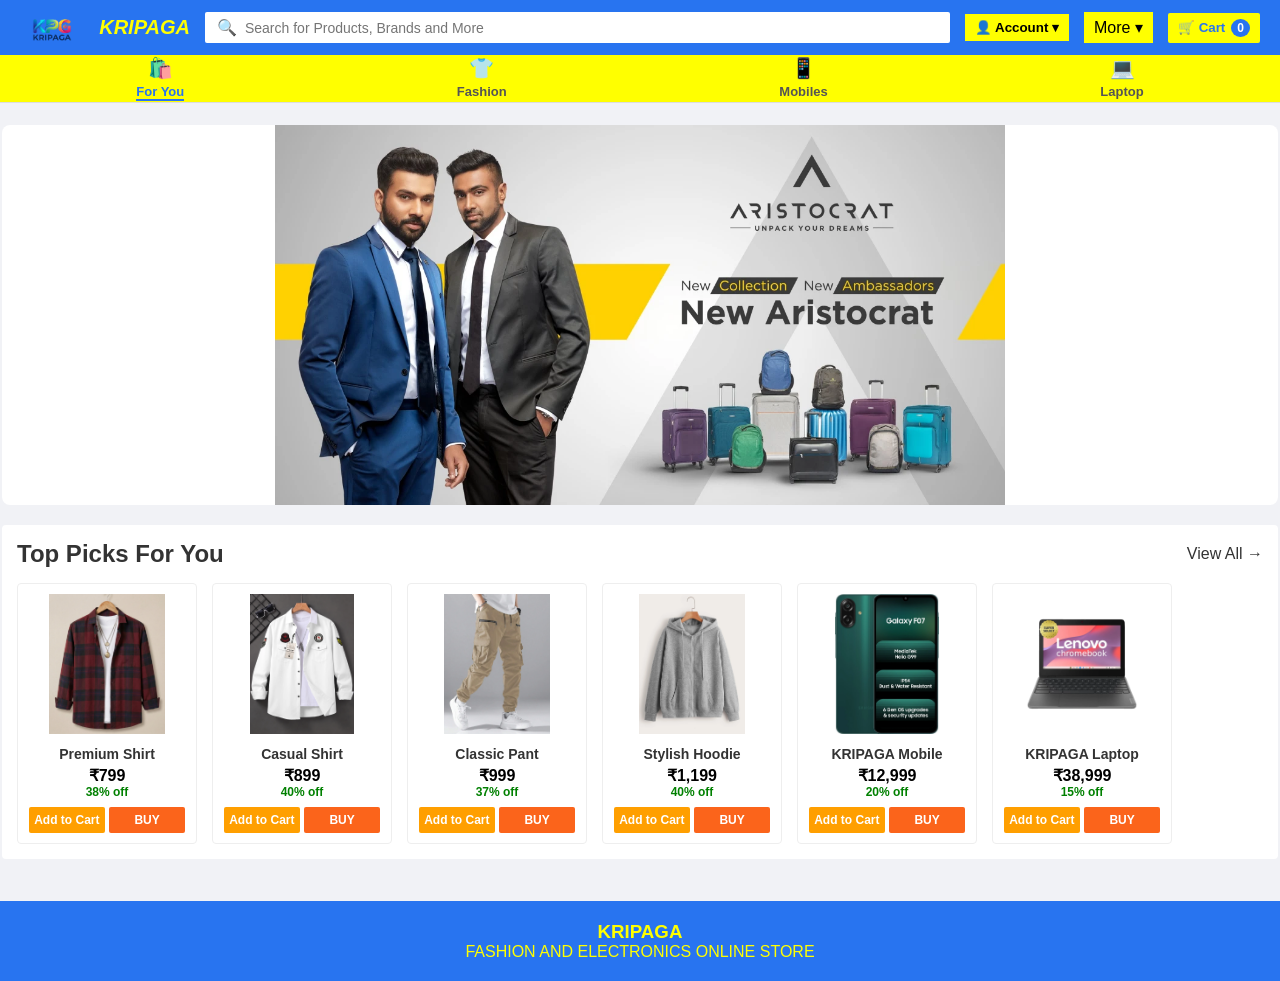
<file: index.html>
<!DOCTYPE html>
<html lang="en">

<head>
    <meta charset="UTF-8">

    <meta name="viewport"
          content="width=device-width, initial-scale=1.0">

    <title>KRIPAGA - Online Shopping</title>

    <link rel="stylesheet" href="style.css">
     <link rel="icon" type="image/png" href="klklk.jpeg.png">
</head>

<body>

<!--HEADER-->

<header class="header">

    <img src="logs.jpeg.png" alt="">

    <div class="logo" style="color: yellow;">
        KRIPAGA
    </div>

    <div class="search-box">

        <span>🔍</span>

        <input type="text"
               id="searchInput"
               placeholder="Search for Products, Brands and More">

    </div>

    <button class="account" onclick="window.location.href='profile.html'">
    👤 Account ▾
</button>

<div class="more">
    <button onclick="showMore()">More ▾</button>

    <div id="moreMenu" class="more-menu">
        <p>🏪 Become a Seller</p>
        <p>🔔 Notification Settings</p>
        <p>🎧 24x7 Customer Care</p>
        <p>📢 Advertise on KRIPAGA</p>
    </div>
</div>

    <button class="cart" style="background-color: yellow;" onclick="openCart()">
        🛒 Cart
        <span id="cartCount" style="background-color: #2874f0;">0</span>
    </button>

</header>


<!-- CATEGORY -->

<nav class="category-bar" style="background-color: yellow;">

    <button class="category active"
            onclick="showPage('forYou', this)">

        <span class="category-icon">🛍️</span>
        <span>For You</span>

    </button>


    <button class="category"
            onclick="showPage('fashion', this)">

        <span class="category-icon">👕</span>
        <span>Fashion</span>

    </button>


    <button class="category"
            onclick="showPage('mobiles', this)">

        <span class="category-icon">📱</span>
        <span>Mobiles</span>

    </button>


    <button class="category"
            onclick="showPage('laptops', this)">

        <span class="category-icon">💻</span>
        <span>Laptop</span>

    </button>

</nav>


<!-- MAIN -->

<main>


<!-- FOR YOU -->

<section id="forYou" class="page active-page">

    <!-- SLIDER -->

    <div class="slider">

        <div class="slide active-slide">


            <div class="slide-image">

                <img src="rohit.jpeg" alt="" >

            </div>

        </div>


        <div class="slide" ">

            

            <div class="slide-image">

                <img src="k.jpeg" alt="" >

            </div>

        </div>


        <div class="slide">

            

            <div class="slide-image">

                <img src="doni.jpeg" alt="" >

            </div>

        </div>


        <div class="dots">

            <span class="dot active-dot"></span>
            <span class="dot"></span>
            <span class="dot"></span>

        </div>

    </div>


    <!-- TOP PRODUCTS -->

    <section class="product-section">

        <div class="section-heading">

            <h2>
                Top Picks For You
            </h2>

            <span>
                View All →
            </span>

        </div>


        <div class="product-row">


            <div class="product-card">

                <img src="shirt1.jpeg" alt="Shirt">

                <h3>
                    Premium Shirt
                </h3>

                <p class="price">
                    ₹799
                    
                </p>

                <p class="discount">
                    38% off
                </p>

                <button onclick="addToCart(this)">
                    Add to Cart
                </button>

                <button onclick="buyProduct(this)">
                    BUY
                </button>

            </div>


            <div class="product-card">

                <img src="shirt2.jpeg" alt="Shirt">

                <h3>
                    Casual Shirt
                </h3>

                <p class="price">
                    ₹899
                    
                </p>

                <p class="discount">
                    40% off
                </p>

                <button onclick="addToCart(this)">
                    Add to Cart
                </button>

                <button onclick="buyProduct(this)">
                    BUY
                </button>

            </div>


            <div class="product-card">

                <img src="pant1.jpeg" alt="Pant">

                <h3>
                    Classic Pant
                </h3>

                <p class="price">
                    ₹999
                    
                </p>

                <p class="discount">
                    37% off
                </p>

                <button onclick="addToCart(this)">
                    Add to Cart
                </button>

                <button onclick="buyProduct(this)">
                    BUY
                </button>

            </div>


            <div class="product-card">

                <img src="hoodie1.webp" alt="Hoodie">

                <h3>
                    Stylish Hoodie
                </h3>

                <p class="price">
                    ₹1,199
                    
                </p>

                <p class="discount">
                    40% off
                </p>

                <button onclick="addToCart(this)">
                    Add to Cart
                </button>

                <button onclick="buyProduct(this)">
                    BUY
                </button>

            </div>


            <div class="product-card">

                <img src="phone1.jpeg" alt="Mobile">

                <h3>
                    KRIPAGA Mobile
                </h3>

                <p class="price">
                    ₹12,999
                </p>

                <p class="discount">
                    20% off
                </p>

                <button onclick="addToCart(this)">
                    Add to Cart
                </button>

                <button onclick="buyProduct(this)">
                    BUY
                </button>

            </div>


            <div class="product-card">

                <img src="lappy1.jpeg" alt="Laptop">

                <h3>
                    KRIPAGA Laptop
                </h3>

                <p class="price">
                    ₹38,999
                </p>

                <p class="discount">
                    15% off
                </p>

                <button onclick="addToCart(this)">
                    Add to Cart
                </button>

                <button onclick="buyProduct(this)">
                    BUY
                </button>

            </div>


        </div>

    </section>

</section>


<!-- FASHION -->

<section id="fashion" class="page">

    <div class="page-title">

        <h1>Fashion</h1>

        <p>Choose your style</p>

    </div>


    <!-- SHIRTS -->

    <section class="fashion-section">

        <div class="fashion-heading">

            <h2>Shirts</h2>

            <span>View All →</span>

        </div>


        <div class="product-row">


            <div class="product-card">

                <img src="shirt1.jpeg">

                <h3>Shirt 1</h3>

                <p class="price">
                    ₹799 
                </p>

                <p class="discount">38% off</p>

                <button onclick="addToCart(this)">
                    Add to Cart
                </button>

                <button onclick="buyProduct(this)">
                    BUY
                </button>

            </div>


            <div class="product-card">

                <img src="shirt2.jpeg">

                <h3>Shirt 2</h3>

                <p class="price">
                    ₹849 
                </p>

                <p class="discount">39% off</p>

                <button onclick="addToCart(this)">
                    Add to Cart
                </button>

                <button onclick="buyProduct(this)">
                    BUY
                </button>

            </div>


            <div class="product-card">

                <img src="shirt3.jpeg">

                <h3>Shirt 3</h3>

                <p class="price">
                    ₹899 
                </p>

                <p class="discount">40% off</p>

                <button onclick="addToCart(this)">
                    Add to Cart
                </button>

                <button onclick="buyProduct(this)">
                    BUY
                </button>

            </div>


            <div class="product-card">

                <img src="shirt4.jpeg">

                <h3>Shirt 4</h3>

                <p class="price">
                    ₹949 
                </p>

                <p class="discount">41% off</p>

                <button onclick="addToCart(this)">
                    Add to Cart
                </button>

                <button onclick="buyProduct(this)">
                    BUY
                </button>

            </div>


            <div class="product-card">

                <img src="shirt5.jpeg">

                <h3>Shirt 5</h3>

                <p class="price">
                    ₹999 
                </p>

                <p class="discount">41% off</p>

                <button onclick="addToCart(this)">
                    Add to Cart
                </button>

                <button onclick="buyProduct(this)">
                    BUY
                </button>

            </div>


            <div class="product-card">

                <img src="shirt6.jpeg">

                <h3>Shirt 6</h3>

                <p class="price">
                    ₹1,049 
                </p>

                <p class="discount">42% off</p>

                <button onclick="addToCart(this)">
                    Add to Cart
                </button>

                <button onclick="buyProduct(this)">
                    BUY
                </button>

            </div>

        </div>

    </section>


    <!-- PANTS -->

    <section class="fashion-section">

        <div class="fashion-heading">

            <h2>Pants</h2>

            <span>View All →</span>

        </div>


        <div class="product-row">


            <div class="product-card">
                <img src="pant1.jpeg">
                <h3>Pant 1</h3>
                <p class="price">₹999</p>
                <p class="discount">37% off</p>
                <button onclick="addToCart(this)">Add to Cart</button>
                <button onclick="buyProduct(this)">BUY</button>
            </div>


            <div class="product-card">
                <img src="pant2.jpeg">
                <h3>Pant 2</h3>
                <p class="price">₹1,099 </p>
                <p class="discount">35% off</p>
                <button onclick="addToCart(this)">Add to Cart</button>
                <button onclick="buyProduct(this)">BUY</button>
            </div>


            <div class="product-card">
                <img src="pant3.jpeg">
                <h3>Pant 3</h3>
                <p class="price">₹1,199 </p>
                <p class="discount">33% off</p>
                <button onclick="addToCart(this)">Add to Cart</button>
                <button onclick="buyProduct(this)">BUY</button>
            </div>


            <div class="product-card">
                <img src="pant4.jpeg">
                <h3>Pant 4</h3>
                <p class="price">₹1,249 </p>
                <p class="discount">34% off</p>
                <button onclick="addToCart(this)">Add to Cart</button>
                <button onclick="buyProduct(this)">BUY</button>
            </div>


            <div class="product-card">
                <img src="pant5.jpeg">
                <h3>Pant 5</h3>
                <p class="price">₹1,299 </p>
                <p class="discount">35% off</p>
                <button onclick="addToCart(this)">Add to Cart</button>
                <button onclick="buyProduct(this)">BUY</button>
            </div>


            <div class="product-card">
                <img src="pant6.jpeg">
                <h3>Pant 6</h3>
                <p class="price">₹1,399 </p>
                <p class="discount">33% off</p>
                <button onclick="addToCart(this)">Add to Cart</button>
                <button onclick="buyProduct(this)">BUY</button>
            </div>

        </div>

    </section>


    <!-- HOODIES -->

    <section class="fashion-section">

        <div class="fashion-heading">

            <h2>Hoodies</h2>

            <span>View All →</span>

        </div>


        <div class="product-row">


            <div class="product-card">
                <img src="hoodie1.webp">
                <h3>Hoodie 1</h3>
                <p class="price">₹1,199 </p>
                <p class="discount">40% off</p>
                <button onclick="addToCart(this)">Add to Cart</button>
                <button onclick="buyProduct(this)">BUY</button>
            </div>


            <div class="product-card">
                <img src="hoodie2.webp">
                <h3>Hoodie 2</h3>
                <p class="price">₹1,299 </p>
                <p class="discount">38% off</p>
                <button onclick="addToCart(this)">Add to Cart</button>
                <button onclick="buyProduct(this)">BUY</button>
            </div>


            <div class="product-card">
                <img src="hoodie3.webp">
                <h3>Hoodie 3</h3>
                <p class="price">₹1,399 </p>
                <p class="discount">36% off</p>
                <button onclick="addToCart(this)">Add to Cart</button>
                <button onclick="buyProduct(this)">BUY</button>
            </div>


            <div class="product-card">
                <img src="hoodie4.jpeg">
                <h3>Hoodie 4</h3>
                <p class="price">₹1,499 </p>
                <p class="discount">35% off</p>
                <button onclick="addToCart(this)">Add to Cart</button>
                <button onclick="buyProduct(this)">BUY</button>
            </div>


            <div class="product-card">
                <img src="hoodie5.jpeg">
                <h3>Hoodie 5</h3>
                <p class="price">₹1,599 </p>
                <p class="discount">33% off</p>
                <button onclick="addToCart(this)">Add to Cart</button>
                <button onclick="buyProduct(this)">BUY</button>
            </div>


            <div class="product-card">
                <img src="hoodie6.jpeg">
                <h3>Hoodie 6</h3>
                <p class="price">₹1,699 </p>
                <p class="discount">32% off</p>
                <button onclick="addToCart(this)">Add to Cart</button>
                <button onclick="buyProduct(this)">BUY</button>
            </div>

        </div>

    </section>

</section>


<!-- > MOBILE PAGE -->

<section id="mobiles" class="page">

    <div class="page-title">

        <h1>Mobiles</h1>

        <p>Latest smartphones and best deals</p>

    </div>


    <div class="big-product-grid">


        <div class="product-card">
            <img src="phone1.jpeg">
            <h3>KRIPAGA Mobile 1</h3>
            <p class="price">₹12,999</p>
            <p class="discount">20% off</p>
            <button onclick="addToCart(this)">Add to Cart</button>
            <button onclick="buyProduct(this)">BUY</button>
        </div>


        <div class="product-card">
            <img src="phone2.jpeg">
            <h3>KRIPAGA Mobile 2</h3>
            <p class="price">₹14,999</p>
            <p class="discount">18% off</p>
            <button onclick="addToCart(this)">Add to Cart</button>
            <button onclick="buyProduct(this)">BUY</button>
        </div>


        <div class="product-card">
            <img src="phone3.jpeg">
            <h3>KRIPAGA Mobile 3</h3>
            <p class="price">₹16,999</p>
            <p class="discount">15% off</p>
            <button onclick="addToCart(this)">Add to Cart</button>
            <button onclick="buyProduct(this)">BUY</button>
        </div>


        <div class="product-card">
            <img src="phone4.jpeg">
            <h3>KRIPAGA Mobile 4</h3>
            <p class="price">₹18,999</p>
            <p class="discount">12% off</p>
            <button onclick="addToCart(this)">Add to Cart</button>
            <button onclick="buyProduct(this)">BUY</button>
        </div>


        <div class="product-card">
            <img src="phone5.jpeg">
            <h3>KRIPAGA Mobile 5</h3>
            <p class="price">₹19,999</p>
            <p class="discount">20% off</p>
            <button onclick="addToCart(this)">Add to Cart</button>
            <button onclick="buyProduct(this)">BUY</button>
        </div>


        <div class="product-card">
            <img src="phone6.jpeg">
            <h3>KRIPAGA Mobile 6</h3>
            <p class="price">₹21,999</p>
            <p class="discount">18% off</p>
            <button onclick="addToCart(this)">Add to Cart</button>
            <button onclick="buyProduct(this)">BUY</button>
        </div>


        <div class="product-card">
            <img src="phone7.jpeg">
            <h3>KRIPAGA Mobile 7</h3>
            <p class="price">₹23,999</p>
            <p class="discount">15% off</p>
            <button onclick="addToCart(this)">Add to Cart</button>
            <button onclick="buyProduct(this)">BUY</button>
        </div>


        <div class="product-card">
            <img src="phone8.jpeg">
            <h3>KRIPAGA Mobile 8</h3>
            <p class="price">₹25,999</p>
            <p class="discount">12% off</p>
            <button onclick="addToCart(this)">Add to Cart</button>
            <button onclick="buyProduct(this)">BUY</button>
        </div>

    </div>

</section>


<!--  LAPTOP PAGE  -->

<section id="laptops" class="page">

    <div class="page-title">

        <h1>Laptops</h1>

        <p>
            Powerful laptops for work, study and entertainment
        </p>

    </div>


    <div class="big-product-grid">


        <div class="product-card">
            <img src="lappy1.jpeg">
            <h3>KRIPAGA Laptop 1</h3>
            <p class="price">₹38,999</p>
            <p class="discount">15% off</p>
            <button onclick="addToCart(this)">Add to Cart</button>
            <button onclick="buyProduct(this)">BUY</button>
        </div>


        <div class="product-card">
            <img src="lappy2.jpeg">
            <h3>KRIPAGA Laptop 2</h3>
            <p class="price">₹42,999</p>
            <p class="discount">17% off</p>
            <button onclick="addToCart(this)">Add to Cart</button>
            <button onclick="buyProduct(this)">BUY</button>
        </div>


        <div class="product-card">
            <img src="lappy3.jpeg">
            <h3>KRIPAGA Laptop 3</h3>
            <p class="price">₹48,999</p>
            <p class="discount">20% off</p>
            <button onclick="addToCart(this)">Add to Cart</button>
            <button onclick="buyProduct(this)">BUY</button>
        </div>


        <div class="product-card">
            <img src="lappy4.jpeg">
            <h3>KRIPAGA Laptop 4</h3>
            <p class="price">₹55,999</p>
            <p class="discount">18% off</p>
            <button onclick="addToCart(this)">Add to Cart</button>
            <button onclick="buyProduct(this)">BUY</button>
        </div>


        <div class="product-card">
            <img src="lappy5.jpeg">
            <h3>KRIPAGA Laptop 5</h3>
            <p class="price">₹58,999</p>
            <p class="discount">15% off</p>
            <button onclick="addToCart(this)">Add to Cart</button>
            <button onclick="buyProduct(this)">BUY</button>
        </div>


        <div class="product-card">
            <img src="lappy6.jpeg">
            <h3>KRIPAGA Laptop 6</h3>
            <p class="price">₹62,999</p>
            <p class="discount">17% off</p>
            <button onclick="addToCart(this)">Add to Cart</button>
            <button onclick="buyProduct(this)">BUY</button>
        </div>


        <div class="product-card">
            <img src="lappy7.jpeg">
            <h3>KRIPAGA Laptop 7</h3>
            <p class="price">₹68,999</p>
            <p class="discount">20% off</p>
            <button onclick="addToCart(this)">Add to Cart</button>
            <button onclick="buyProduct(this)">BUY</button>
        </div>


        <div class="product-card">
            <img src="lappy8.jpeg">
            <h3>KRIPAGA Laptop 8</h3>
            <p class="price">₹72,999</p>
            <p class="discount">18% off</p>
            <button onclick="addToCart(this)">Add to Cart</button>
            <button onclick="buyProduct(this)">BUY</button>
        </div>

    </div>

</section>

</main>


<!-- FOOTER -->

<footer class="king">

    <h3>KRIPAGA</h3>

    <p>
        FASHION AND ELECTRONICS ONLINE STORE
    </p>

</footer>


<script src="script.js"></script>

</body>

</html>
</file>
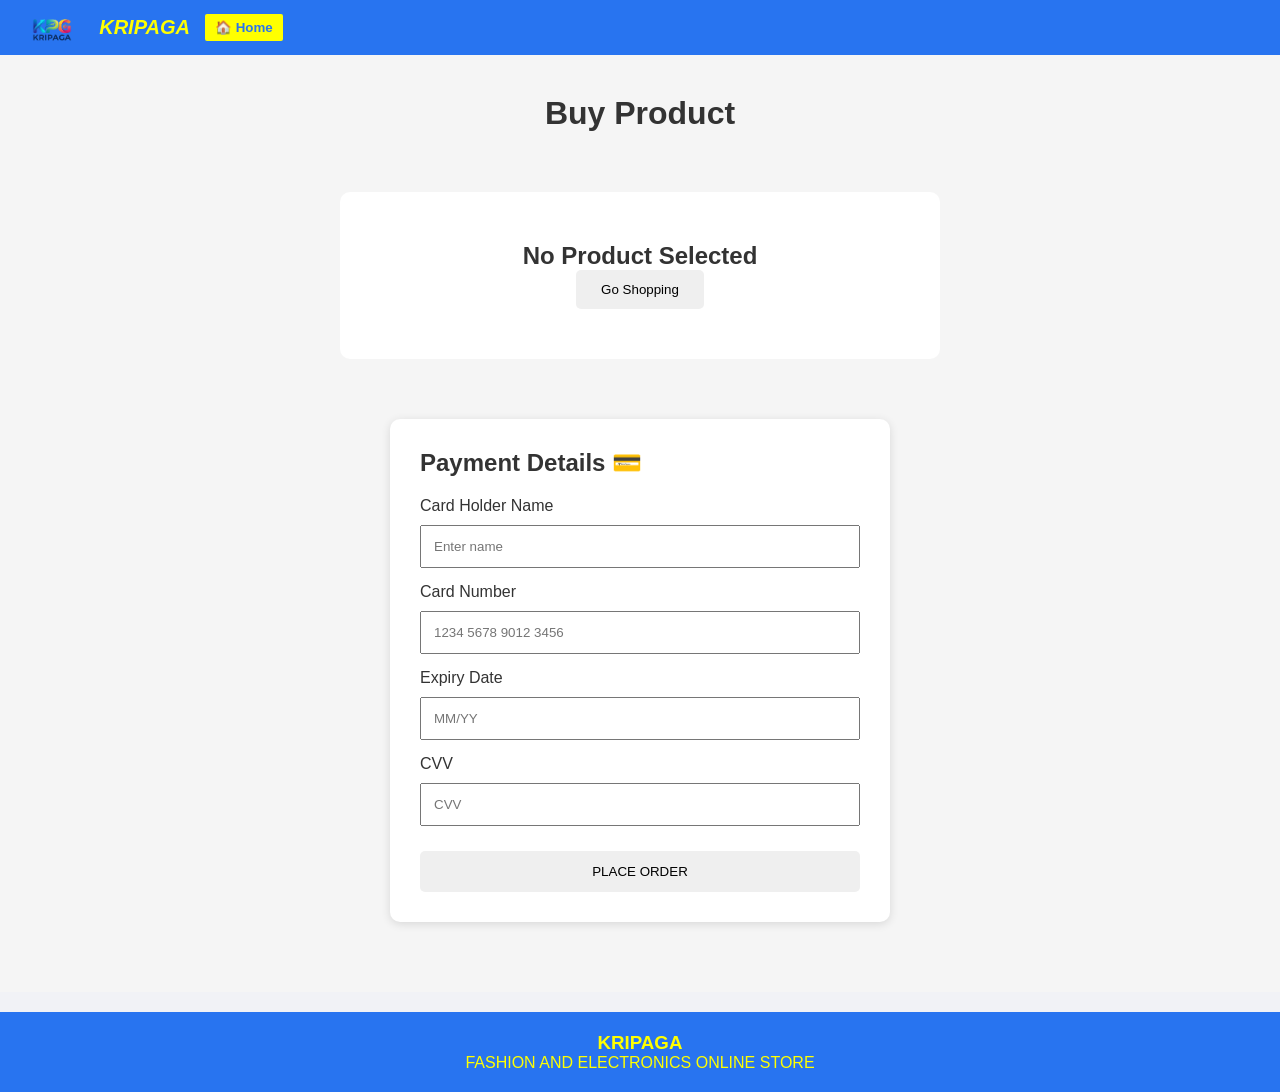
<file: buy.html>
<!DOCTYPE html>
<html lang="en">

<head>

    <meta charset="UTF-8">

    <meta name="viewport"
          content="width=device-width, initial-scale=1.0">

    <title>KRIPAGA - Buy Product</title>

    <link rel="stylesheet" href="style.css">

</head>


<body>


<!-- HEADER -->

<header class="header">

    <img src="logs.jpeg.png" alt="KRIPAGA">

    <div class="logo">
        KRIPAGA
    </div>


    <button
        class="cart" style="background-color: yellow;"
        onclick="goHome()">

        🏠 Home

    </button>

</header>



<!-- BUY PAGE -->

<main class="buy-page">

    <h1>
        Buy Product
    </h1>


    <!-- PRODUCT -->

    <div id="buyProduct"></div>


    <!-- PAYMENT -->

    <div class="payment-box">

        <h2>
            Payment Details 💳
        </h2>


        <label>
            Card Holder Name
        </label>

        <input
            type="text"
            placeholder="Enter name"
        >


        <label>
            Card Number
        </label>

        <input
            type="text"
            placeholder="1234 5678 9012 3456"
        >


        <label>
            Expiry Date
        </label>

        <input
            type="text"
            placeholder="MM/YY"
        >


        <label>
            CVV
        </label>

        <input
            type="password"
            placeholder="CVV"
        >


        <button onclick="placeOrder()">
            PLACE ORDER
        </button>

    </div>

</main>



<!-- FOOTER -->

<footer class="king">

    <h3>KRIPAGA</h3>

    <p>
        FASHION AND ELECTRONICS ONLINE STORE
    </p>

</footer>


<script src="buy.js"></script>

</body>

</html>
</file>
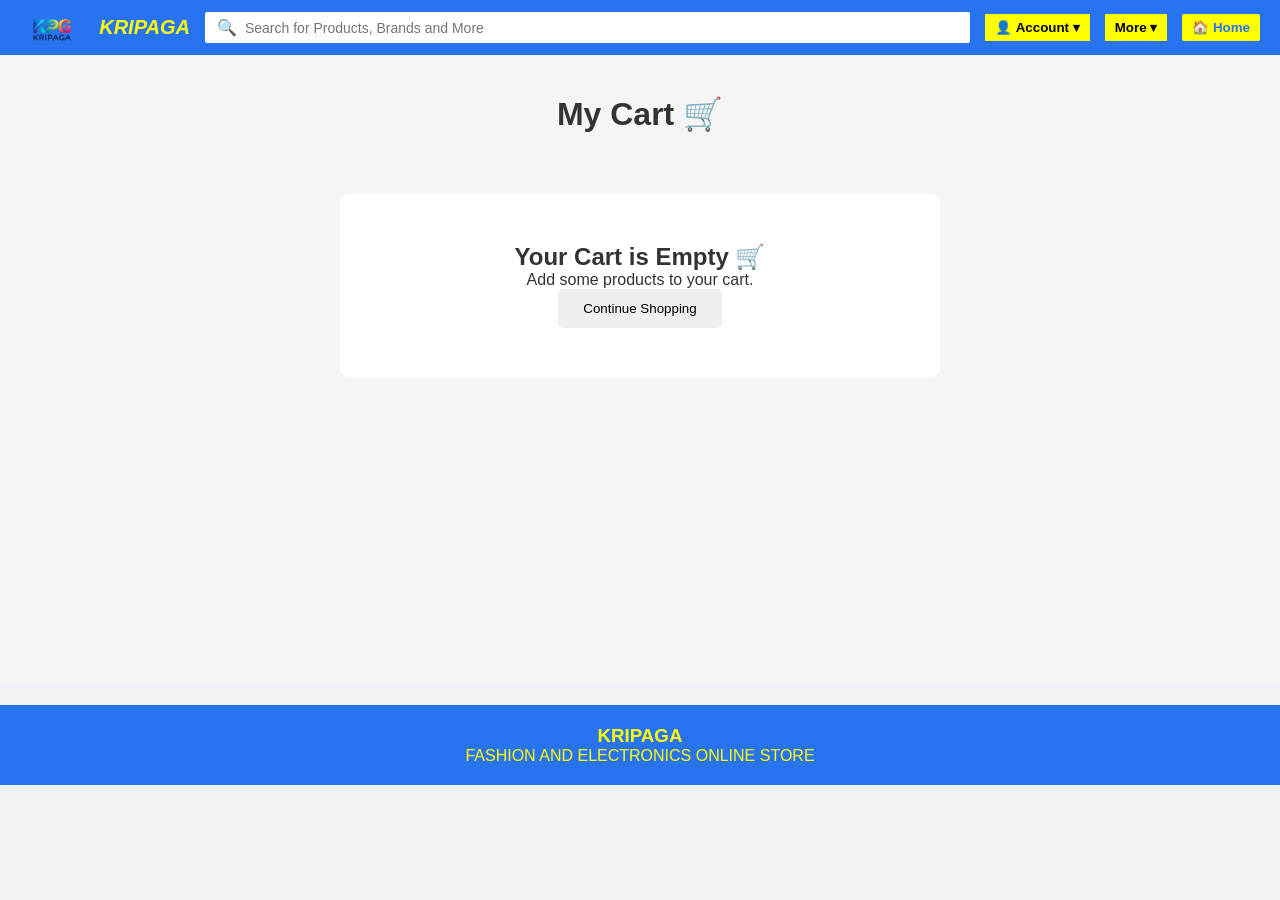
<file: cart.html>
<!DOCTYPE html>
<html lang="en">

<head>

    <meta charset="UTF-8">

    <meta name="viewport"
          content="width=device-width, initial-scale=1.0">

    <title>KRIPAGA - Cart</title>

    <link rel="stylesheet" href="style.css">

</head>


<body>


<!-- HEADER -->

<header class="header">

    <img src="logs.jpeg.png" alt="KRIPAGA">

    <div class="logo">
        KRIPAGA
    </div>


    <div class="search-box">

        <span>🔍</span>

        <input
            type="text"
            placeholder="Search for Products, Brands and More"
        >

    </div>


    <button class="account">
        👤 Account ▾
    </button>


    <button class="more">
        More ▾
    </button>


    <button
        class="cart" style="background-color: yellow;"
        onclick="goHome()">

        🏠 Home

    </button>

</header>



<!-- CART -->

<main class="cart-page">

    <h1>
        My Cart 🛒
    </h1>


    <div id="cartProducts"></div>


    <div id="cartBottom"></div>

</main>



<!-- FOOTER -->

<footer class="king">

    <h3>KRIPAGA</h3>

    <p>
        FASHION AND ELECTRONICS ONLINE STORE
    </p>

</footer>


<script src="cart.js"></script>

</body>

</html>
</file>
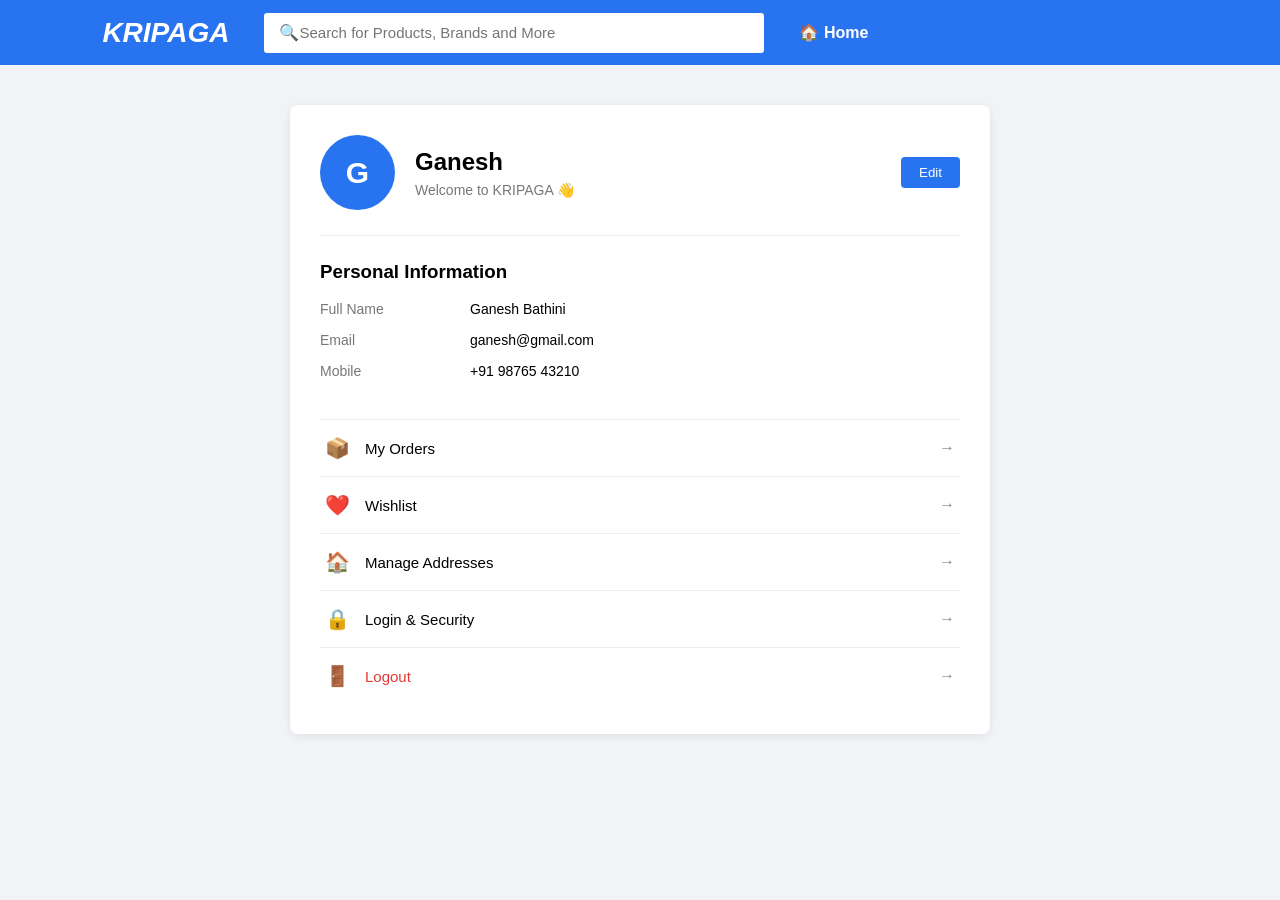
<file: profile.html>
<!DOCTYPE html>
<html lang="en">

<head>
    <meta charset="UTF-8">
    <meta name="viewport" content="width=device-width, initial-scale=1.0">

    <title>KRIPAGA - Profile</title>

    <style>

        * {
            margin: 0;
            padding: 0;
            box-sizing: border-box;
            font-family: Arial, sans-serif;
        }

        body {
            background: #f1f3f6;
        }

        /* HEADER */

        .header {
            background: #2874f0;
            height: 65px;
            display: flex;
            align-items: center;
            padding: 0 8%;
            gap: 35px;
        }

        .logo {
            color: white;
            font-size: 28px;
            font-weight: bold;
            font-style: italic;
        }

        .search {
            width: 500px;
            height: 40px;
            background: white;
            border-radius: 3px;
            display: flex;
            align-items: center;
            padding: 0 15px;
        }

        .search input {
            width: 100%;
            border: none;
            outline: none;
            font-size: 15px;
        }

        .header a {
            color: white;
            text-decoration: none;
            font-weight: bold;
        }


        /* PROFILE CARD */

        .profile-container {
            width: 700px;
            margin: 40px auto;
        }

        .profile-card {
            background: white;
            border-radius: 8px;
            padding: 30px;
            box-shadow: 0 2px 8px rgba(0,0,0,0.08);
        }


        /* PROFILE TOP */

        .profile-top {
            display: flex;
            align-items: center;
            gap: 20px;
            padding-bottom: 25px;
            border-bottom: 1px solid #eee;
        }

        .profile-img {
            width: 75px;
            height: 75px;
            border-radius: 50%;
            background: #2874f0;
            color: white;
            display: flex;
            justify-content: center;
            align-items: center;
            font-size: 30px;
            font-weight: bold;
        }

        .profile-info h2 {
            margin-bottom: 6px;
        }

        .profile-info p {
            color: #777;
            font-size: 14px;
        }

        .edit-btn {
            margin-left: auto;
            padding: 8px 18px;
            border: none;
            background: #2874f0;
            color: white;
            border-radius: 4px;
            cursor: pointer;
        }


        /* DETAILS */

        .details {
            padding: 25px 0;
        }

        .details h3 {
            margin-bottom: 18px;
        }

        .detail-row {
            display: flex;
            margin-bottom: 15px;
        }

        .detail-row label {
            width: 150px;
            color: #777;
            font-size: 14px;
        }

        .detail-row span {
            font-size: 14px;
            font-weight: 500;
        }


        /* MENU */

        .menu {
            border-top: 1px solid #eee;
        }

        .menu-item {
            display: flex;
            align-items: center;
            padding: 16px 5px;
            border-bottom: 1px solid #eee;
            cursor: pointer;
        }

        .menu-item:hover {
            color: #2874f0;
        }

        .menu-icon {
            width: 40px;
            font-size: 20px;
        }

        .menu-item span:nth-child(2) {
            flex: 1;
            font-size: 15px;
        }

        .arrow {
            color: #888;
        }

        .logout {
            color: #e53935;
            border-bottom: none;
        }


        /* RESPONSIVE */

        @media (max-width: 750px) {

            .profile-container {
                width: 90%;
            }

            .header {
                padding: 0 20px;
                gap: 15px;
            }

            .search {
                width: 100%;
            }

            .header a {
                display: none;
            }
        }

    </style>

</head>


<body>


    <!-- HEADER -->

    <div class="header">

        <div class="logo">
            KRIPAGA
        </div>

        <div class="search">

            🔍

            <input
                type="text"
                placeholder="Search for Products, Brands and More"
            >

        </div>

        <a href="index.html">
            🏠 Home
        </a>

    </div>



    <!-- PROFILE -->

    <div class="profile-container">

        <div class="profile-card">


            <!-- PROFILE TOP -->

            <div class="profile-top">

                <div class="profile-img">
                    G
                </div>

                <div class="profile-info">

                    <h2>
                        Ganesh
                    </h2>

                    <p>
                        Welcome to KRIPAGA 👋
                    </p>

                </div>

                <button
                    class="edit-btn"
                    onclick="editProfile()">

                    Edit

                </button>

            </div>



            <!-- PERSONAL DETAILS -->

            <div class="details">

                <h3>
                    Personal Information
                </h3>

                <div class="detail-row">

                    <label>
                        Full Name
                    </label>

                    <span>
                        Ganesh Bathini
                    </span>

                </div>


                <div class="detail-row">

                    <label>
                        Email
                    </label>

                    <span>
                        ganesh@gmail.com
                    </span>

                </div>


                <div class="detail-row">

                    <label>
                        Mobile
                    </label>

                    <span>
                        +91 98765 43210
                    </span>

                </div>

            </div>



            <!-- ACCOUNT MENU -->

            <div class="menu">


                <div class="menu-item">

                    <span class="menu-icon">
                        📦
                    </span>

                    <span>
                        My Orders
                    </span>

                    <span class="arrow">
                        →
                    </span>

                </div>


                <div class="menu-item">

                    <span class="menu-icon">
                        ❤️
                    </span>

                    <span>
                        Wishlist
                    </span>

                    <span class="arrow">
                        →
                    </span>

                </div>


                <div class="menu-item">

                    <span class="menu-icon">
                        🏠
                    </span>

                    <span>
                        Manage Addresses
                    </span>

                    <span class="arrow">
                        →
                    </span>

                </div>


                <div class="menu-item">

                    <span class="menu-icon">
                        🔒
                    </span>

                    <span>
                        Login & Security
                    </span>

                    <span class="arrow">
                        →
                    </span>

                </div>


                <div
                    class="menu-item logout"
                    onclick="logout()">

                    <span class="menu-icon">
                        🚪
                    </span>

                    <span>
                        Logout
                    </span>

                    <span class="arrow">
                        →
                    </span>

                </div>


            </div>

        </div>

    </div>



    <script>

        function editProfile() {

            alert("Edit Profile coming soon!");

        }


        function logout() {

            let result =
                confirm("Do you want to logout?");

            if (result) {

                alert("Logged out successfully!");

                // Later:
                // window.location.href = "login.html";

            }

        }

    </script>


</body>

</html>
</file>
<file: style.css>
/*  GLOBAL STYLES  */
* {
    margin: 0;
    padding: 0;
    box-sizing: border-box;
    font-family: Arial, sans-serif;
}

body {
    background-color: #f1f2f6;
    color: #333;
}

/* HEADER  */
.header {
    background-color: #2874f0;
    display: flex;
    align-items: center;
    padding: 10px 20px;
    gap: 15px;
    position: sticky;
    top: 0;
    z-index: 1000;
}

.header img {
    height: 35px;
    border-radius: 4px;
}

.logo {
    color: yellow;
    font-weight: bold;
    font-size: 20px;
    font-style: italic;
    cursor: pointer;
}

.search-box {
    flex: 1;
    display: flex;
    align-items: center;
    background: #fff;
    padding: 6px 12px;
    border-radius: 2px;
}

.search-box input {
    border: none;
    outline: none;
    width: 100%;
    margin-left: 8px;
    font-size: 14px;
}

.account, .more, .cart {
    background-color: yellow;
    border: none;
    color: blue
    font-size: 15px;
    font-weight: 600;
    cursor: pointer;
    padding: 6px 10px;
}

.more {
    position: relative;
}

.more button {
    background: none;
    border: none;
    font-size: 16px;
    cursor: pointer;
}

.more-menu {
    display: none;
    position: absolute;
    right: 0;
    top: 35px;
    width: 250px;
    background: white;
    box-shadow: 0 4px 15px rgba(0,0,0,0.2);
    border-radius: 8px;
    padding: 10px 0;
    z-index: 10;
}

.more-menu p {
    padding: 15px 20px;
    margin: 0;
    cursor: pointer;
}

.more-menu p:hover {
    background: #f5f5f5;
}

.cart {
    background: yellow;
    color: #2874f0;
    border-radius: 2px;
    display: flex;
    align-items: center;
    gap: 6px;
}

#cartCount {
    background: #2874f0;
    color: #fff;
    font-size: 12px;
    padding: 2px 6px;
    border-radius: 50%;
}

/* CATEGORY BAR  */
.category-bar {
    display: flex;
    justify-content: space-around;
    background: yellow;
    padding: 1px 0;
    border-bottom: 1px solid #ddd;
}

.category {
    background: none;
    border: none;
    display: flex;
    flex-direction: column;
    align-items: center;
    font-weight: bold;
    color: #555;
    cursor: pointer;
    font-size: 13px;
}

.category-icon {
    font-size: 20px;
    margin-bottom: 4px;
}

.category.active {
    color: #2874f0;
    border-bottom: 2px solid #2874f0;
}

/* PAGE ROUTING */
.page {
    display: none;
    padding: 2px;
}

.active-page {
    display: block;
}

.page-title {
    background: #fff;
    padding: 15px;
    margin-bottom: 10px;
    border-radius: 4px;
}

/* SLIDER  */

.slide
{
    
    height: 50%;
    
}
/* SLIDER */

.slider {
    width: 100%;
    max-width: 1300px;
    margin: 20px auto;
    position: relative;
    overflow: hidden;
    border-radius: 8px;
}

.slide {
    display: none;
    width: 100%;
}

.active-slide {
    display: block;
}

.slide-image {
    width: 100%;
    height: 380px;
    display: flex;
    justify-content: center;
    align-items: center;
    background: white;
}

.slide-image img {
    width: 100%;
    height: 100%;
    object-fit: contain;
    display: block;
}
/* PRODUCTS  */
.product-section, .fashion-section {
    background: #fff;
    padding: 15px;
    margin-bottom: 20px;
    border-radius: 4px;
}

.section-heading, .fashion-heading {
    display: flex;
    justify-content: space-between;
    align-items: center;
    margin-bottom: 15px;
}

.product-row, .big-product-grid {
    display: flex;
    gap: 15px;
    overflow-x: auto;
}

.big-product-grid {
    flex-wrap: wrap;
}

.product-card {
    min-width: 180px;
    border: 1px solid #eee;
    padding: 10px;
    border-radius: 4px;
    text-align: center;
    background: #fff;
}

.product-card img {
    width: 100%;
    height: 140px;
    object-fit: contain;
    margin-bottom: 8px;
}

.product-card h3 {
    font-size: 14px;
    margin-bottom: 4px;
}

.price {
    font-weight: bold;
    color: #000;
}

.price span {
    text-decoration: line-through;
    color: #888;
    font-size: 12px;
}

.discount {
    color: green;
    font-size: 12px;
    font-weight: bold;
    margin-bottom: 8px;
}

.product-card button {
    width: 48%;
    padding: 6px 0;
    font-size: 12px;
    border: none;
    border-radius: 2px;
    cursor: pointer;
    font-weight: bold;
}

.product-card button:first-of-type {
    background: #ff9f00;
    color: #fff;
}

.product-card button:last-of-type {
    background: #fb641b;
    color: #fff;
}

/* CHECKOUT & CART  */
.checkout-wrapper {
    display: flex;
    gap: 20px;
    flex-wrap: wrap;
}

.checkout-box {
    flex: 1;
    min-width: 280px;
    background: #fff;
    padding: 20px;
    border-radius: 6px;
    border: 1px solid #ddd;
}

.checkout-input {
    width: 100%;
    padding: 8px;
    margin: 8px 0;
    border: 1px solid #ccc;
    border-radius: 4px;
}

.pay-btn {
    width: 100%;
    padding: 12px;
    background: #2874f0;
    color: white;
    border: none;
    border-radius: 4px;
    cursor: pointer;
    font-size: 16px;
    font-weight: bold;
}

/*  FOOTER  */
.king {
    background: #2874f0;
    color: yellow;
    font-family: 'Gill Sans', 'Gill Sans MT', Calibri, 'Trebuchet MS', sans-serif;
    text-align: center;
    padding: 20px;
    margin-top: 20px;
}


/* 
   CART PAGE
 */

.cart-product {

    display: flex;

    align-items: center;

    gap: 30px;

    background: white;

    padding: 25px;

    margin: 20px auto;

    width: 80%;

    box-shadow: 0 2px 8px rgba(0, 0, 0, 0.1);

}


.cart-product img {

    width: 150px;

    height: 150px;

    object-fit: contain;

}


.cart-details {

    flex: 1;

}


.cart-product button {

    padding: 10px 18px;

    margin-right: 10px;

    margin-top: 10px;

    cursor: pointer;

}


.cart-total {

    width: 80%;

    margin: 30px auto;

    padding: 20px;

    background: white;

    text-align: right;

}


.cart-total button {

    padding: 12px 25px;

    cursor: pointer;

}


.empty-cart {

    text-align: center;

    padding: 60px;

}


.empty-cart button {

    padding: 12px 25px;

    cursor: pointer;

}


/* 
   BUY PRODUCT
 */

.buy-product {

    display: flex;

    align-items: center;

    gap: 30px;

    background: white;

    padding: 25px;

    margin: 20px auto;

    width: 70%;

    box-shadow: 0 2px 8px rgba(0, 0, 0, 0.1);

}


.buy-product img {

    width: 180px;

    height: 180px;

    object-fit: contain;

}


/* 
   PAYMENT BOX
 */

.payment-box {

    background: white;

    padding: 30px;

    margin: 30px auto;

    width: 50%;

    box-shadow: 0 2px 8px rgba(0, 0, 0, 0.1);

}


.payment-box label {

    display: block;

    margin-top: 15px;

}


.payment-box input {

    width: 100%;

    padding: 12px;

    margin-top: 5px;

    box-sizing: border-box;

}


.payment-box button {

    margin-top: 20px;

    padding: 12px 25px;

    cursor: pointer;

}

/* 
   CART PAGE
*/

.cart-product {

    display: flex;

    align-items: center;

    gap: 30px;

    margin: 25px auto;

    padding: 20px;

    max-width: 900px;

    background: white;

    border-radius: 10px;

    box-shadow: 0 2px 8px rgba(0,0,0,0.15);

}


.cart-product img {

    width: 180px;

    height: 180px;

    object-fit: contain;

}


.cart-details {

    flex: 1;

}


.cart-details h2 {

    margin-bottom: 10px;

}


.cart-details button {

    padding: 10px 18px;

    margin-right: 10px;

    border: none;

    border-radius: 5px;

    cursor: pointer;

}


.cart-total {

    text-align: center;

    margin: 30px;

}


.empty-cart {

    text-align: center;

    padding: 60px;

}


.empty-cart button {

    padding: 12px 25px;

    border: none;

    border-radius: 5px;

    cursor: pointer;

}



/* 
   BUY PAGE
 */

.buy-product {

    display: flex;

    align-items: center;

    gap: 30px;

    max-width: 800px;

    margin: 30px auto;

    padding: 25px;

    background: white;

    border-radius: 10px;

    box-shadow: 0 2px 8px rgba(0,0,0,0.15);

}


.buy-product img {

    width: 220px;

    height: 220px;

    object-fit: contain;

}


.payment-box {

    max-width: 500px;

    margin: 30px auto;

    padding: 30px;

    background: white;

    border-radius: 10px;

    box-shadow: 0 2px 8px rgba(0,0,0,0.15);

}


.payment-box label {

    display: block;

    margin-top: 15px;

    margin-bottom: 5px;

}


.payment-box input {

    width: 100%;

    padding: 12px;

    box-sizing: border-box;

}


.payment-box button {

    width: 100%;

    padding: 13px;

    margin-top: 25px;

    border: none;

    border-radius: 5px;

    cursor: pointer;

}

/* 
   CART PAGE
*/

.cart-page {

    padding: 40px 7%;

    background: #f5f5f5;

    min-height: 70vh;

}


.cart-page h1 {

    text-align: center;

    margin-bottom: 30px;

}


.cart-item {

    max-width: 900px;

    margin: 20px auto;

    padding: 25px;

    background: white;

    display: flex;

    align-items: center;

    gap: 35px;

    border-radius: 10px;

    box-shadow: 0 2px 10px rgba(0,0,0,0.12);

}


.cart-image {

    width: 200px;

    height: 200px;

    display: flex;

    align-items: center;

    justify-content: center;

}


.cart-image img {

    width: 180px;

    height: 180px;

    object-fit: contain;

}


.cart-info {

    flex: 1;

}


.cart-info h2 {

    margin-bottom: 15px;

}


.cart-price {

    font-size: 22px;

    font-weight: bold;

}


.cart-discount {

    color: green;

    font-weight: bold;

}


.cart-buttons {

    margin-top: 20px;

}


.cart-buttons button {

    padding: 10px 18px;

    margin-right: 10px;

    border: none;

    border-radius: 5px;

    cursor: pointer;

}


.cart-total-box {

    max-width: 900px;

    margin: 30px auto;

    padding: 25px;

    background: white;

    text-align: right;

    border-radius: 10px;

}


.cart-total-box button {

    padding: 12px 20px;

    border: none;

    border-radius: 5px;

    cursor: pointer;

}


.empty-cart {

    max-width: 600px;

    margin: 60px auto;

    padding: 50px;

    background: white;

    text-align: center;

    border-radius: 10px;

}


.empty-cart button {

    padding: 12px 25px;

    border: none;

    border-radius: 5px;

    cursor: pointer;

}


/* 
   BUY PAGE
 */

.buy-page {

    padding: 40px 7%;

    background: #f5f5f5;

    min-height: 70vh;

}


.buy-page > h1 {

    text-align: center;

}


.buy-product {

    max-width: 800px;

    margin: 30px auto;

    padding: 25px;

    background: white;

    display: flex;

    align-items: center;

    gap: 40px;

    border-radius: 10px;

    box-shadow: 0 2px 10px rgba(0,0,0,0.12);

}


.buy-image {

    width: 250px;

    height: 250px;

    display: flex;

    align-items: center;

    justify-content: center;

}


.buy-image img {

    width: 230px;

    height: 230px;

    object-fit: contain;

}


.buy-info {

    flex: 1;

}


.payment-box {

    max-width: 500px;

    margin: 30px auto;

    padding: 30px;

    background: white;

    border-radius: 10px;

    box-shadow: 0 2px 10px rgba(0,0,0,0.12);

}


.payment-box h2 {

    margin-bottom: 20px;

}


.payment-box label {

    display: block;

    margin-top: 15px;

    margin-bottom: 5px;

}


.payment-box input {

    width: 100%;

    padding: 12px;

    box-sizing: border-box;

}


.payment-box button {

    width: 100%;

    margin-top: 25px;

    padding: 13px;

    border: none;

    border-radius: 5px;

    cursor: pointer;

}
</file>
